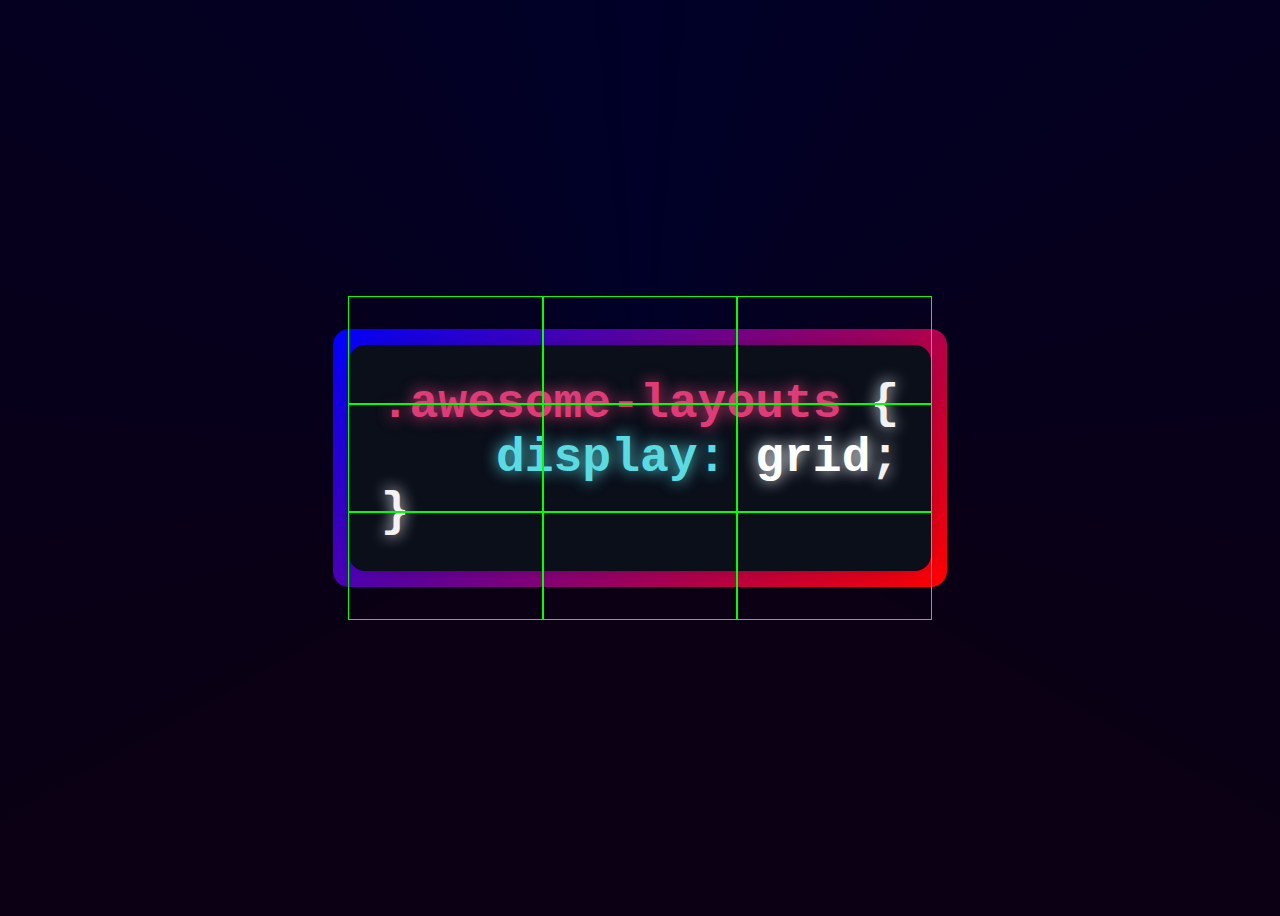
<file: 3D-Titling-Card-css-only/index.html>
<!DOCTYPE html>
<html lang="en">
<head>
    <meta charset="UTF-8">
    <meta http-equiv="X-UA-Compatible" content="IE=edge">
    <meta name="viewport" content="width=device-width, initial-scale=1.0">
    <title>3D Tilting Card</title>
    <link rel="stylesheet" href="./style.css">    
</head>
<body>
    <div class="pre-container">
        <div></div>
        <div></div>
        <div></div>
        <div></div>
        <div></div>
        <div></div>
        <div></div>
        <div></div>
        <div></div>    
    <pre class="language-css" tabindex="0"><code class="language-css"><span class="token selector">.awesome-layouts</span> <span class="token punctuation">{</span>
    <span class="token property">display</span><span class="token punctuation">:</span> grid<span class="token punctuation">;</span>
<span class="token punctuation">}</span></code>
</pre>
</div>
</body>
</html>
</file>
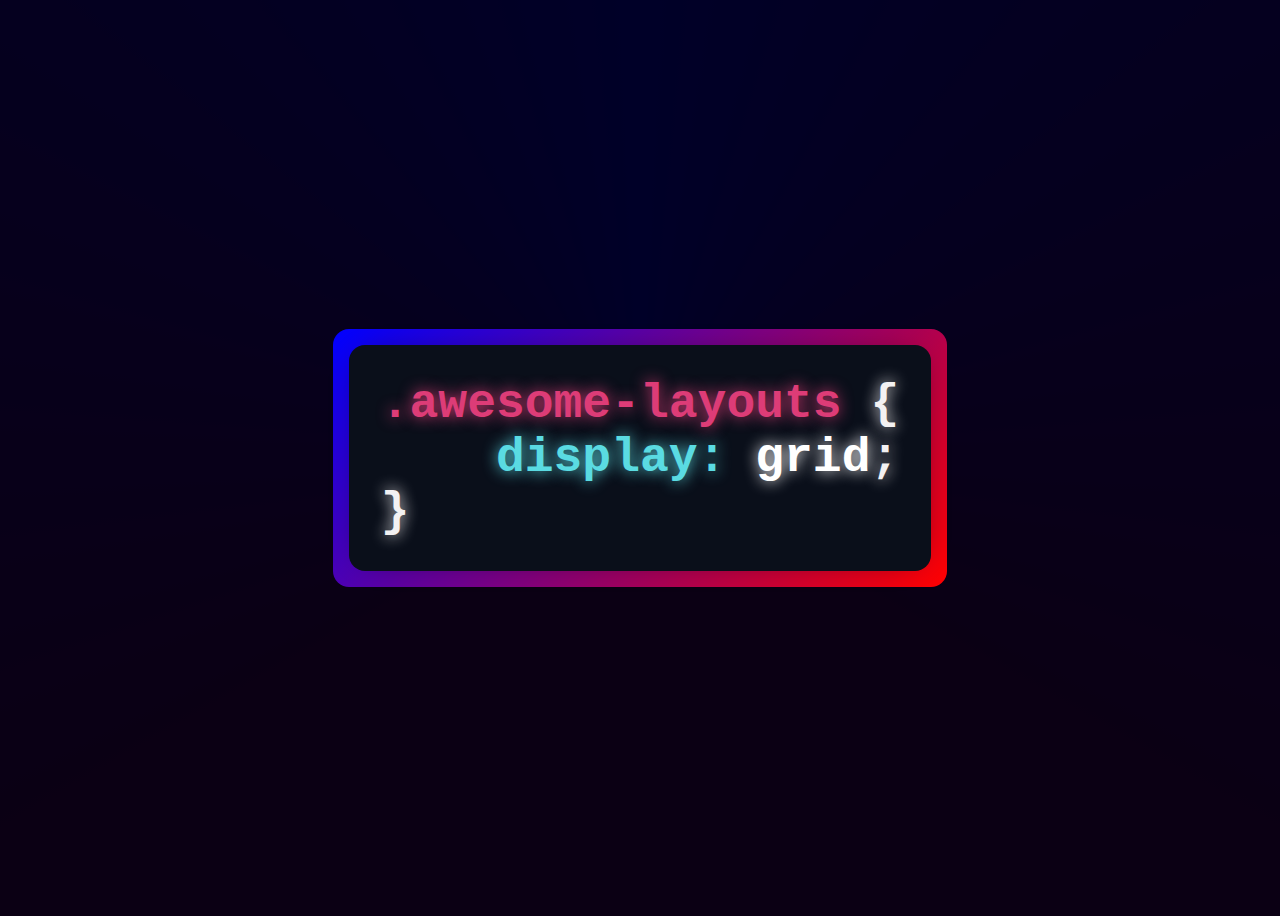
<file: 3D-Titling-Card/index.html>
<!DOCTYPE html>
<html lang="en">
<head>
    <meta charset="UTF-8">
    <meta http-equiv="X-UA-Compatible" content="IE=edge">
    <meta name="viewport" content="width=device-width, initial-scale=1.0">
    <title>3D Tilting Card</title>
    <link rel="stylesheet" href="./style.css">
    <script type="module" src="./main.js"></script>
</head>
<body>
    <pre class="language-css" tabindex="0"><code class="language-css"><span class="token selector">.awesome-layouts</span> <span class="token punctuation">{</span>
    <span class="token property">display</span><span class="token punctuation">:</span> grid<span class="token punctuation">;</span>
<span class="token punctuation">}</span></code>
</pre>
</body>
</html>
</file>
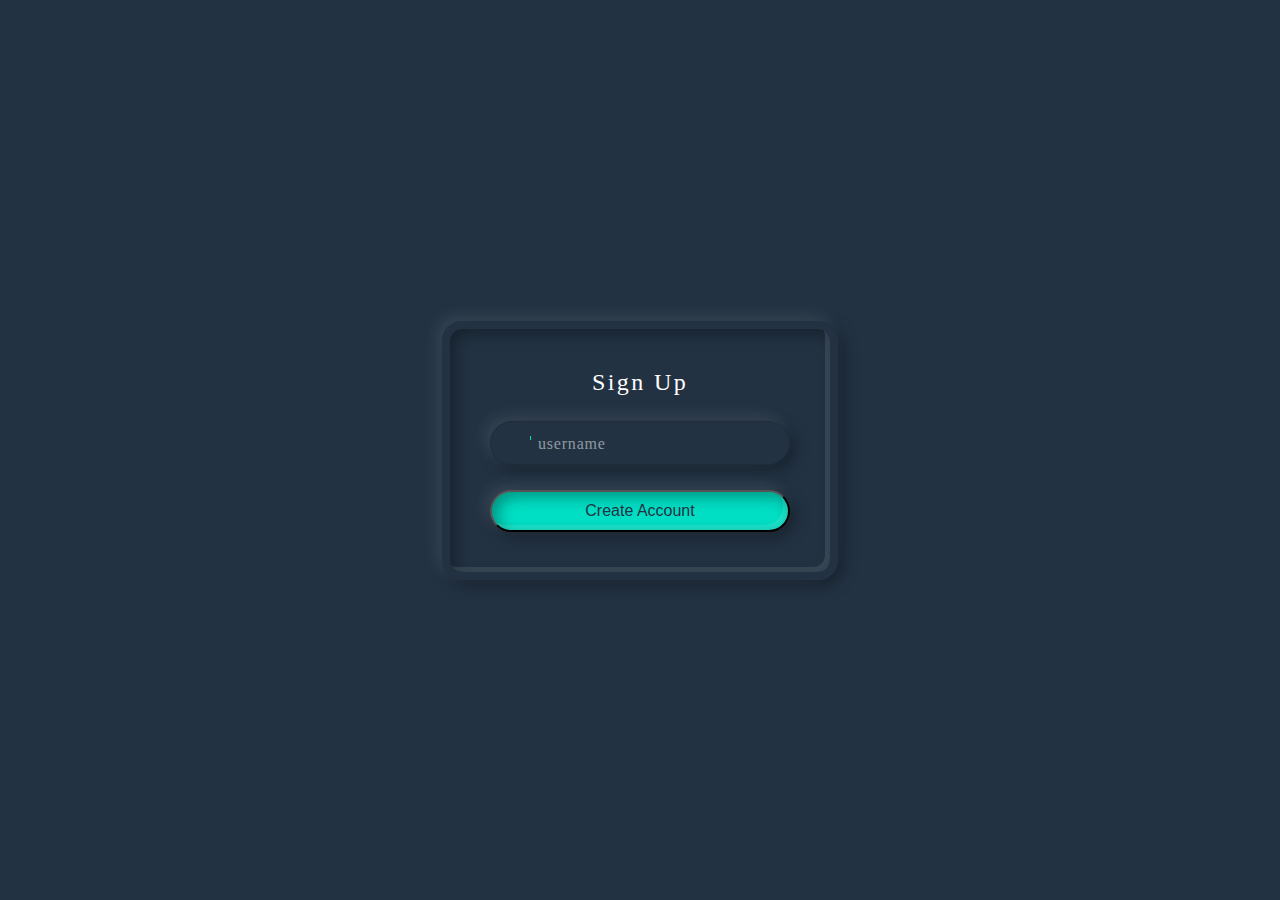
<file: AnimatedFormInput.html>
<!DOCTYPE html>
<html lang="en">
<head>
    <meta charset="UTF-8">
    <meta http-equiv="X-UA-Compatible" content="IE=edge">
    <meta name="viewport" content="width=device-width, initial-scale=1.0">
    <title>Document</title>
    <link rel="stylesheet" href="https://cdnjs.cloudflare.com/ajax/libs/font-awesome/6.2.1/css/all.min.css" integrity="sha512-MV7K8+y+gLIBoVD59lQIYicR65iaqukzvf/nwasF0nqhPay5w/9lJmVM2hMDcnK1OnMGCdVK+iQrJ7lzPJQd1w==" crossorigin="anonymous" referrerpolicy="no-referrer" />
</head>
<body>
    <style>
            * {
        margin: 0;
        padding: 0;
        box-sizing: border-box;
    }
    body {
        display: flex;
        justify-content: center;
        align-items: center;
        min-height: 100vh;
        background-color: #223243;
    }
    .container {
        padding: 40px;
        border-radius: 20px;
        border: 8px solid #223243;
        box-shadow: -5px -5px 15px rgba(255,255,255,0.1), 
        5px 5px 15px rgba(0, 0, 0, 0.35),
        inset -5px -5px rgba(255,255,255,0.1),
        inset 5px 5px 15px rgba(0, 0, 0, 0.35);
    }
    .container .form {
        display: flex;
        justify-content: center;
        align-items: center;
        flex-direction: column;
        gap: 25px;
    }
    .container .form h2 {
        color: #fff;
        font-weight: 500;
        letter-spacing: 0.1em;
    } 
    .container .form .inputBox {
        position: relative;
        width: 300px;
    }
    .container .form .inputBox input {
        padding: 12px 10px 12px 48px;
        border: none;
        width: 100%;
        background-color: #223243;
        border: 1px solid rgba(0, 0, 0, 0.1);
        color: #fff;
        font-weight: 300;
        border-radius: 25px;
        font-size: 1em;
        box-shadow: -5px -5px 15px rgba(255,255,255,0.1),
        5px 5px 15px rgba(0, 0, 0, 0.35);
        transition: 0.5s;
        outline: none;
    }
    .container .form .inputBox span {
        position: absolute;
        left: 0;
        padding: 14px 10px 12px 48px;
        pointer-events: none;
        font-size: 1em;
        font-weight: 300;
        transition: 0.5s;
        letter-spacing: 0.05em;
        color: rgba(255,255,255,0.5);
    }
    .container .form .inputBox input:valid ~ span,
    .container .form .inputBox input:focus ~ span {
        color: #00dfc4;
        border: 1px solid #00dfc4;
        background-color: #223243;
        transform: translateX(25px) translateY(-7px);
        font-size: 0.6em;
        padding: 0 8px;
        border-radius: 10px;
        letter-spacing: 0.1em;
    }
    .container .form .inputBox input:valid,
    .container .form .inputBox input:focus {
        border: 1px solid #00dfc4;
    }
    .container .form .inputBox i {
        position: absolute;
        top: 15px;
        left:16px;
        width: 25px;
        
        padding: 2px 0;
        padding-right: 8px;
        color: #00dfc4;
        border-right: 1px solid #00dfc4;
    }
    .container button[type="submit"] {
        /* padding: 12px 10px 12px 48px; */
        /* border: none; */
        width: 100%;
        /* background-color: #223243; */
        /* border: 1px solid rgba(0, 0, 0, 0.1); */
        /* color: #fff; */
        /* font-weight: 300; */
        border-radius: 25px;
        font-size: 1em;
        /* box-shadow: -5px -5px 15px rgba(255,255,255,0.1), */
        /* 5px 5px 15px rgba(0, 0, 0, 0.35); */
        transition: 0.5s;
        outline: none;

        background-color: #00dfc4;
        color: #223243;
        padding: 10px 0;
        font-weight: 500;
         box-shadow: -5px -5px 15px rgba(255,255,255,0.1), 
        5px 5px 15px rgba(0, 0, 0, 0.35),
        inset -5px -5px rgba(255,255,255,0.1),
        inset 5px 5px 15px rgba(0, 0, 0, 0.35); 
    }
    </style>
    <div class="container">
        <div class="form signup">
            <h2>Sign Up</h2>
            <div class="inputBox">
                <input type="text" required="required">
                <i class="fa-regular fa-user"></i>
                <span>username</span>
            </div>
            <div class="inputBox"><button type="submit">Create Account</button></div>
        </div>
        <div class="form signin"></div>
    </div>
</body>
</html>
</file>
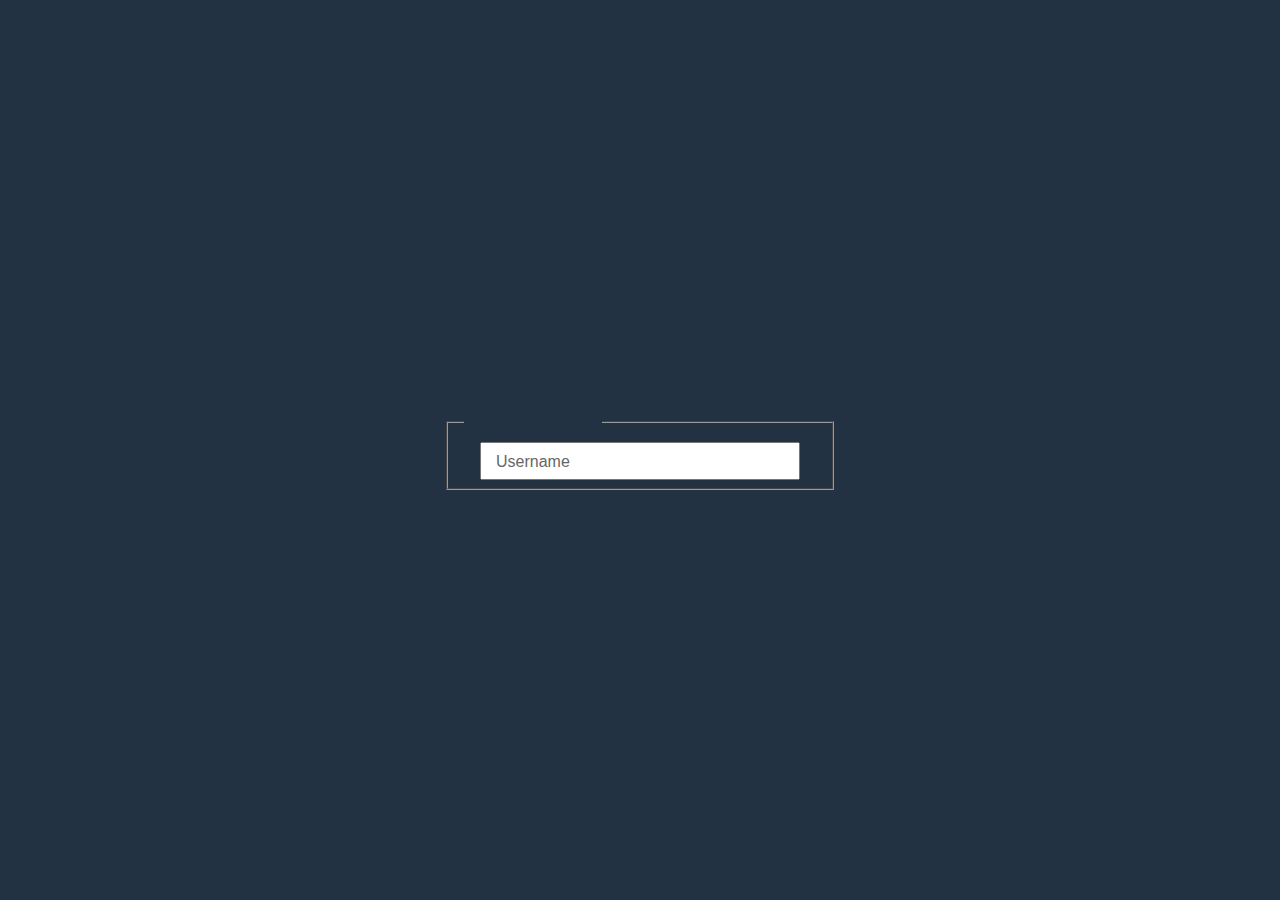
<file: AnimatedFormLegend.html>
<!DOCTYPE html>
<html lang="en">
<head>
    <meta charset="UTF-8">
    <meta http-equiv="X-UA-Compatible" content="IE=edge">
    <meta name="viewport" content="width=device-width, initial-scale=1.0">
    <title>Document</title>
</head>
<body>
    <style>
        *{
  padding:0;
  margin: 0;
  box-sizing: border-box;
}
html {
    font:100 16px/1.5 'Open Sans', sans-serif;
}
body {
        display: flex;
        justify-content: center;
        align-items: center;
        min-height: 100vh;
        background-color: #223243;
    }
    fieldset{
  color: #999;
  border-color: #999;
  outline-color: #999;
  margin:1rem;
  max-width: 50rem;
}
legend{
  color: #666;
  padding: 0 2rem;
  margin-left: 1rem;
  position:relative;
  top: 2.5rem;
  transition: color 1s ease, top 0.4s ease, left 1s ease;
}
input[type="text"]{
  font-size: 1rem;
  line-height: 1rem;
  padding:0.5rem 1rem;
  margin: 0.5rem 2rem;
  width: 20rem;
}
legend.above{
  top: 0;
  left: -1rem;
  color: #999;
}
input[type="text"]:valid + legend,
input[type="text"]:focus + legend {
    top: 0;
    left: -1rem;
    color: #999;
}
    </style>
    <form>
        <fieldset>          
            <legend>Username</legend>
          <input type="text" value="" id="username" maxlength="50" tabindex="1" required="required"/>
          
        </fieldset>
    </form>
</body>
</html>
</file>
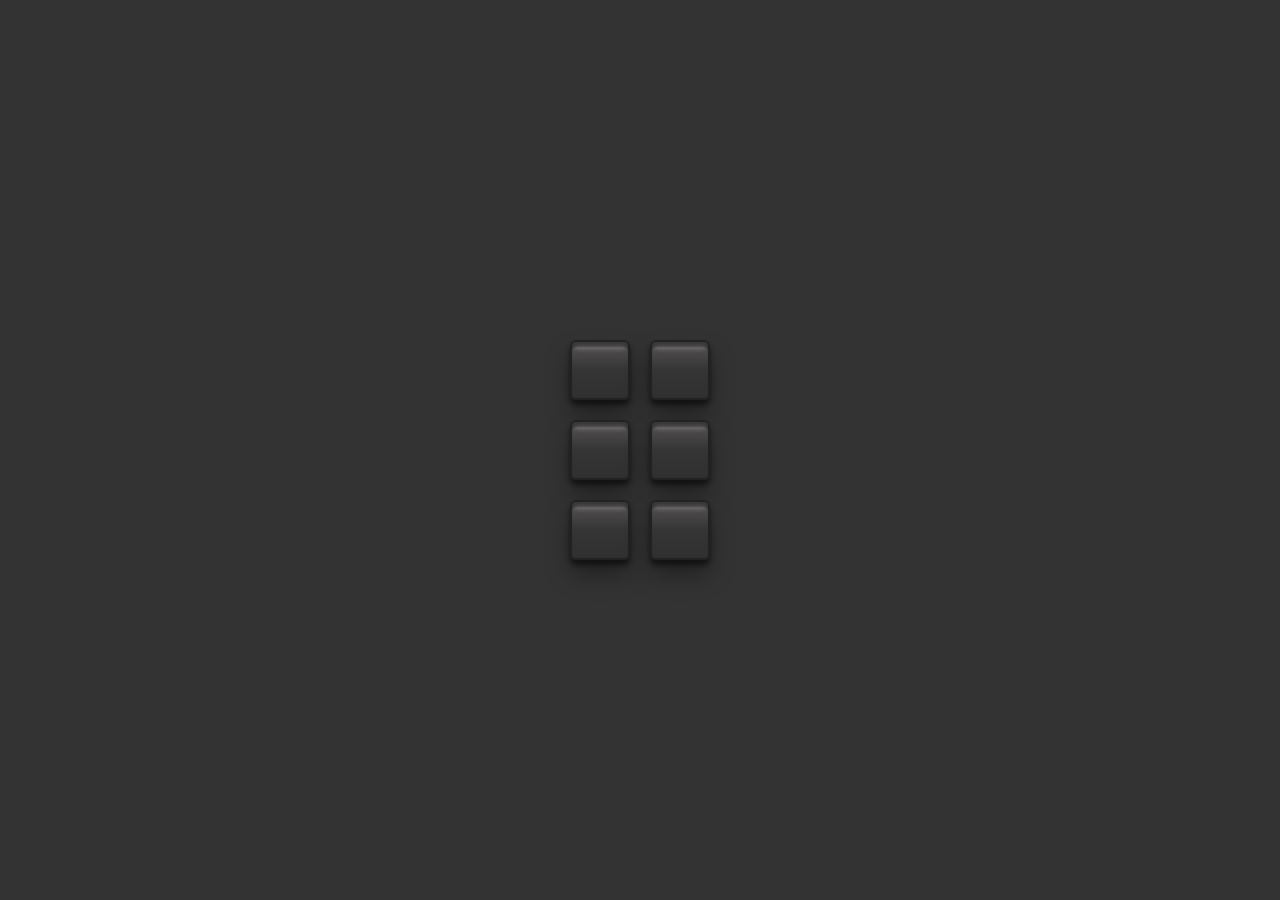
<file: GlowingCheckBoxButtons.html>
<!DOCTYPE html>
<html lang="en">
<head>
    <meta charset="UTF-8">
    <meta http-equiv="X-UA-Compatible" content="IE=edge">
    <meta name="viewport" content="width=device-width, initial-scale=1.0">
    <title>Glowing Checkbox Buttons</title>
</head>
<link rel="stylesheet" href="https://cdnjs.cloudflare.com/ajax/libs/font-awesome/6.3.0/css/all.min.css" integrity="sha512-SzlrxWUlpfuzQ+pcUCosxcglQRNAq/DZjVsC0lE40xsADsfeQoEypE+enwcOiGjk/bSuGGKHEyjSoQ1zVisanQ==" crossorigin="anonymous" referrerpolicy="no-referrer" />
<style>
        * {
            margin: 0;
            padding: 0;
            box-sizing: border-box;
        }
        body {
            display: flex;
            justify-content: center;
            align-items: center;
            min-height: 100vh;
            background-color: #333;
        }
        .buttons {
            display: flex;
            justify-content: center;
            align-items: center;
            flex-wrap: wrap;
            max-width: 140px;
            gap: 20px;
        }
        .buttons label {
            position: relative;
            width: 60px;
            height: 60px;
            display: flex;
            justify-content: center;
            align-items: center;
            cursor: pointer;
        }
        .buttons label input {
            appearance: none;
        }
        .buttons label span {
            position: absolute;
            width: 100%;
            height: 100%;
            background: linear-gradient(#555353, #363535, #303030);
            border: 2px solid #222;
            border-radius: 6px;
            box-shadow: inset 0 5px 1px rgba(0,0,0,0.35), 
            0 5px 5px rgba(0,0,0,0.5),
            0 15px 25px rgba(0,0,0,0.35);
        }
        .buttons label input:checked ~ span {
            box-shadow: inset 0 2px 2px rgba(0,0,0,0.35), 
            inset 0 5px 5px rgba(0,0,0,0.5),
            inset 0 15px 25px rgba(0,0,0,0.35);
        }
        .buttons label span::before {
            content: "";
            position: absolute;
            inset: 5px 3px;
            border-top: 1px solid #ccc;
            filter: blur(2px);
        }

        .buttons label i {
            position: relative;
            z-index: 10;
            font-size: 1.5em;
            color: #111;
        }

        .buttons label input:checked ~ i {
            color: #fff;
            text-shadow: 0 0 5px #219cf3, 
            0 0 8px #219cf3;
        }
</style>
<body>
    <div class="buttons">
        <label for="check-phone">
            <input type="checkbox" name="check-phone" id="check-phone">
            <span></span>
            <i class="fa-solid fa-phone"></i>
        </label>
        <label for="check-plane">
            <input type="checkbox" name="check-plane" id="check-plane">
            <span></span>
            <i class="fa-solid fa-plane"></i>
        </label>
        <label for="check-moon">
            <input type="checkbox" name="check-moon" id="check-moon">
            <span></span>
            <i class="fa-solid fa-moon"></i>
        </label>
        <label for="check-wifi">
            <input type="checkbox" name="check-wifi" id="check-wifi">
            <span></span>
            <i class="fa-solid fa-wifi"></i>
        </label>
        <label for="check-vol-x">
            <input type="checkbox" name="check-vol-x" id="check-vol-x">
            <span></span>
            <i class="fa-solid fa-volume-xmark"></i>
        </label>
        <label for="check-bluetooth">
            <input type="checkbox" name="check-bluetooth" id="check-bluetooth">
            <span></span><i class="fa-brands fa-bluetooth-b"></i>

        </label>
    </div>
</body>
</html>
</file>
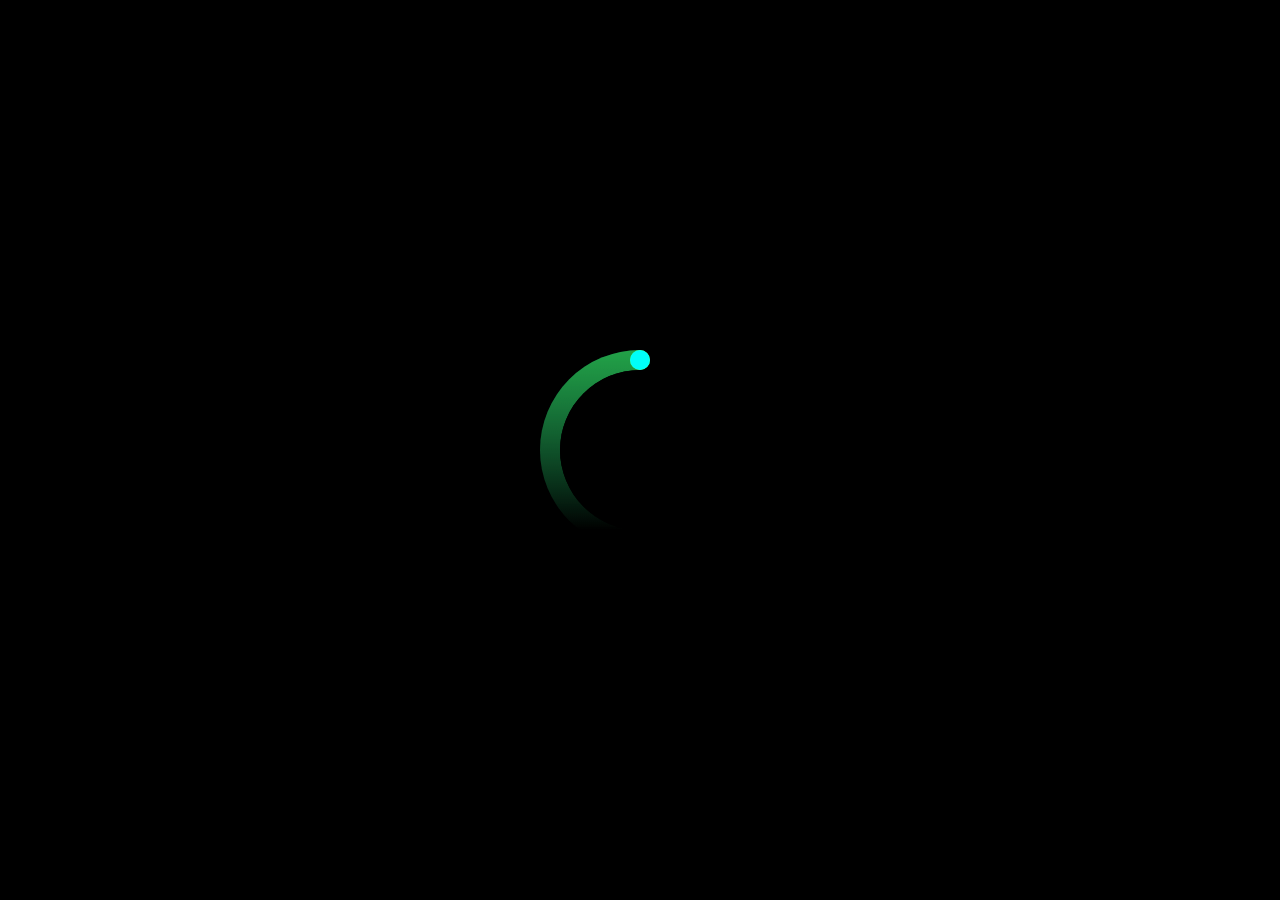
<file: GlowingRing.html>
<!DOCTYPE html>
<html lang="en">
<head>
    <meta charset="UTF-8">
    <meta http-equiv="X-UA-Compatible" content="IE=edge">
    <meta name="viewport" content="width=device-width, initial-scale=1.0">
    <title>Glowing Ring 2</title>
    <style>
        * {
            margin: 0;
            padding: 0;
            box-sizing: border-box;
        }
        body {
            display: flex;
            justify-content: center;
            align-items: center;
            min-height: 100vh;
            background-color: #000;
        }
        .container {
            position: relative;
            display: flex;
            height: 200px;
            width: 100%;
            justify-content: center;
            align-items: center;
            -webkit-box-reflect: below 0 linear-gradient (transparent, transparent, #0005);
        }
        .loader {
            position: absolute;
            width: 200px;
            height: 200px;
            border-radius: 50%;
            animation: animate 2s linear infinite;
        }
        .loader:nth-child(2),
        .loader:nth-child(4) {
            filter: hue-rotate(290deg);
            animation-delay: -1s;
        }
        @keyframes animate {
            0% { transform: rotate(0deg); }
            100% { transform: rotate(360deg); }
        }
        .loader:nth-child(1):before,
        .loader:nth-child(2):before {
            content: "";
            position: absolute;
            top: 0;
            left: 0;
            width: 50%;
            height: 100%;
            background : linear-gradient(to top, transparent, rgba(0,255,249, 0.4));
            background-size: 100px 180px;
            background-repeat: no-repeat;
            border-top-left-radius: 100px;
            border-bottom-left-radius: 100px;
        }
        i {
            position: absolute;
            top: 0;
            left : 50%;
            transform: translateX(-50%);
            width:20px;
            height: 20px;
            background-color: #00fff9;
            border-radius: 50%;
            z-index: 10;
            box-shadow: 0 0 10px #00fff9
            0 0 20px #00fff9
            0 0 30px #00fff9
            0 0 40px #00fff9
            0 0 50px #00fff9
            0 0 60px #00fff9
            0 0 70px #00fff9
            0 0 80px #00fff9
            0 0 90px #00fff9
            0 0 100px #00fff9;
        }
        .loader span {
            position: absolute;
            top: 20px;
            left:20px;
            right: 20px;
            bottom: 20px;
            background-color: #000;
            border-radius: 50%;
            z-index: 1;
        }
    </style>
</head>
<body>
    <div class="container">
        <div class="loader"><span></span></div>
        <div class="loader"><span></span></div>
        <div class="loader"><i></i></div>
        <div class="loader"><i></i></div>
    </div>
</body>
</html>
</file>
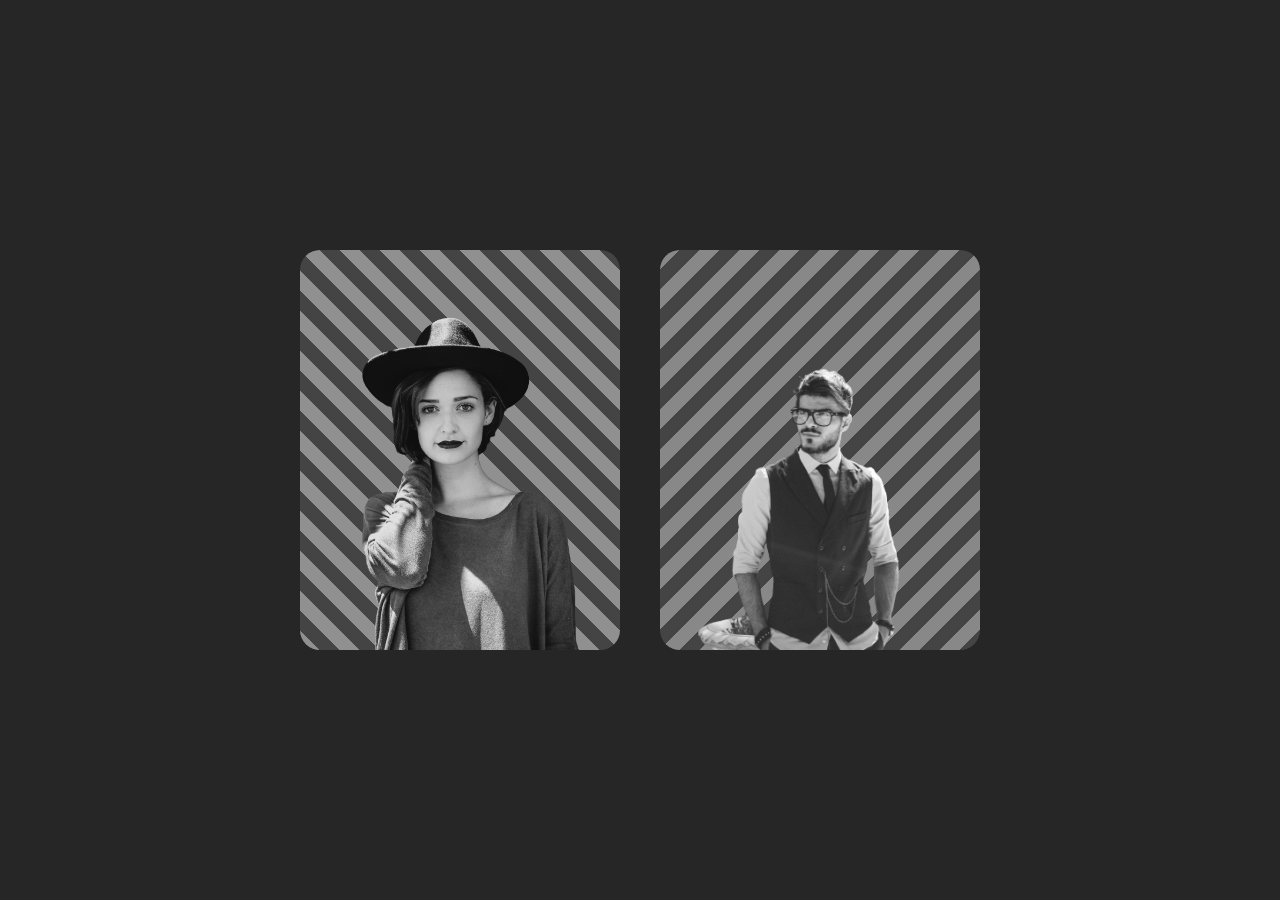
<file: ImgageHoverEffects.html>
<!DOCTYPE html>
<html lang="en">
<head>
    <meta charset="UTF-8">
    <meta http-equiv="X-UA-Compatible" content="IE=edge">
    <meta name="viewport" content="width=device-width, initial-scale=1.0">
    <title>Image Hover Effect</title>
    <style>
        * {
            margin: 0;
            padding:0;
            box-sizing: border-box;            
        }
        body {
            display: flex;
            justify-content: center;
            align-items: center;
            min-height: 100vh;
            background-color: #262626;
        }
        .container {
            position: relative;
            display: flex;
            /*-webkit-box-reflect: below 1px linear-gradient (transparent, transparent, transparent, #0004);*/
        }
        .container .box {
            position: relative;
            width: 320px;
            height: 400px;
            margin: 0 20px;
            border-radius: 20px;
            background: linear-gradient(45deg, #2da2ff 25%, 
            #444 25%, #444 50%, #2da2ff 50%, #2da2ff 75%,
            #444 75%, #444 100%);
            background-size: 40px 40px;
            filter: grayscale(1);
            animation: animationBg 0.5s linear infinite;
            animation-play-state: paused;
            transition: filter 1s;
            display: flex;
            justify-content: center;
        }
        .container .box:nth-child(2) {
            background: linear-gradient(135deg, #ff61ae 25%, 
            #444 25%, #444 50%, #ff61ae 50%, #ff61ae 75%,
            #444 75%, #444 100%);
            background-size: 40px 40px;
        }

        .container .box:hover {
            animation-play-state: running;
            filter: grayscale(0);
        }

        @keyframes animationBg {
            0% {
                background-position: 0;
            }
            100% {
                background-position: 40px;
            }
        }

        .container .box img {            
            position: absolute;
            bottom: 0;
            height: 90%;
            transition: height 0.5s;
        }
        .container .box:hover img {
            height: 480px;
        }
    </style>
</head>
<body>
    <div class="container">
        <div class="box"><img src="img1.png" alt="img1"></div>
        <div class="box"><img src="img2.png" alt="img2"></div>
    </div>
</body>
</html>
</file>
<file: 3D-Titling-Card-css-only/style.css>
:root {
 --pink: hsl(338, 70%, 55%);
 --teal: hsl(183, 70%, 62%);
 --white: hsl(334, 7%, 95%);
}

*,
*::after,
*::before {
    box-sizing: border-box;
}

body {
    background-color: hsl(224, 32%, 12%);
    background-image: conic-gradient(
        from 0deg at 50% 50%,
        blue,
        purple,
        purple,
        blue    
    );
    background-blend-mode: multiply;
    color: white;
    min-block-size: 100dvh;
    display: grid;
    place-items: center;    
}

pre {
    --selector: var(--pink);
    --property: var(--teal);
    --punctuation: var(--white);

    font-size: 3rem;
    font-weight: bold;
    background-color: hsl(222, 45%, 7%);
    padding: 2rem;
    border-radius: 1rem;

    position: relative;

    transform-style: preserve-3d;
    transform: 
      perspective(5000px)
      rotateY(var(--rotateY))
      rotateX(var(--rotateX));
}

.selector {
    color: var(--selector);
}
.property {
    color: var(--property);
}
.punctuation {
    color: var(--punctuation);
}

.property + .punctuation {
    color: var(--property);
}

pre > * {
    text-shadow: 0 0 0.3em currentColor;
}

pre::before,
pre::after {
    content: "";
    position: absolute;
    border-radius: inherit;
}

pre::before {
    inset: 0.75rem;
    background-color: black;
    transform: translateZ(-49px);
    filter: blur(15px);
    opacity: 0.5;
}

pre::after {
    inset: -1rem;
    background: linear-gradient(-45deg, red, blue);
    transform: translateZ(-50px);
}

.pre-container {
    position: relative;
    display: grid;
    grid-template: repeat(3, 1fr) / repeat(3, 1fr);
}

pre {
    grid-row: 1 / -1;
    grid-column: 1 / -1;
}

.pre-container > div {
    z-index: 10;
    position: absolute;
    outline: 1px solid lime;
}

.pre-container > div:nth-child(1) {
    grid-column: 1 / 2;
    grid-row: 1 / 2;
    inset: 0;
}
 .pre-container > div:nth-child(2) {
    grid-column: 2 / 3;
    grid-row: 1 / 2;
    inset: 0;
}
 .pre-container > div:nth-child(3) {
    grid-column: 3 / 4;
    grid-row: 1 / 2;
    inset: 0;
}
 .pre-container > div:nth-child(4) {
    grid-column: 1 / 2;
    grid-row: 2 / 3;
    inset: 0;
}
 .pre-container > div:nth-child(5) {
    grid-column: 2 / 3;
    grid-row: 2 / 3;
    inset: 0;
}
 .pre-container > div:nth-child(6) {
    grid-column: 3 / 4;
    grid-row: 2 / 3;
    inset: 0;
}
 .pre-container > div:nth-child(7) {
    grid-column: 1 / 2;
    grid-row: 3 / 4;
    inset: 0;
}
 .pre-container > div:nth-child(8) {
    grid-column: 2 / 3;
    grid-row: 3 / 4;
    inset: 0;
}
 .pre-container > div:nth-child(9) {
    grid-column: 3 / 4;
    grid-row: 3 / 4;
    inset: 0;
}
</file>
<file: 3D-Titling-Card/style.css>
:root {
 --pink: hsl(338, 70%, 55%);
 --teal: hsl(183, 70%, 62%);
 --white: hsl(334, 7%, 95%);
}

*,
*::after,
*::before {
    box-sizing: border-box;
}

body {
    background-color: hsl(224, 32%, 12%);
    background-image: conic-gradient(
        from 0deg at 50% 50%,
        blue,
        purple,
        purple,
        blue    
    );
    background-blend-mode: multiply;
    color: white;
    min-block-size: 100dvh;
    display: grid;
    place-items: center;    
}

pre {
    --selector: var(--pink);
    --property: var(--teal);
    --punctuation: var(--white);

    font-size: 3rem;
    font-weight: bold;
    background-color: hsl(222, 45%, 7%);
    padding: 2rem;
    border-radius: 1rem;

    position: relative;

    transform-style: preserve-3d;
    transform: 
      perspective(5000px)
      rotateY(var(--rotateY))
      rotateX(var(--rotateX));
}

.selector {
    color: var(--selector);
}
.property {
    color: var(--property);
}
.punctuation {
    color: var(--punctuation);
}

.property + .punctuation {
    color: var(--property);
}

pre > * {
    text-shadow: 0 0 0.3em currentColor;
}

pre::before,
pre::after {
    content: "";
    position: absolute;
    border-radius: inherit;
}

pre::before {
    inset: 0.75rem;
    background-color: black;
    transform: translateZ(-49px);
    filter: blur(15px);
    opacity: 0.5;
}

pre::after {
    inset: -1rem;
    background: linear-gradient(-45deg, red, blue);
    transform: translateZ(-50px);
}
</file>
